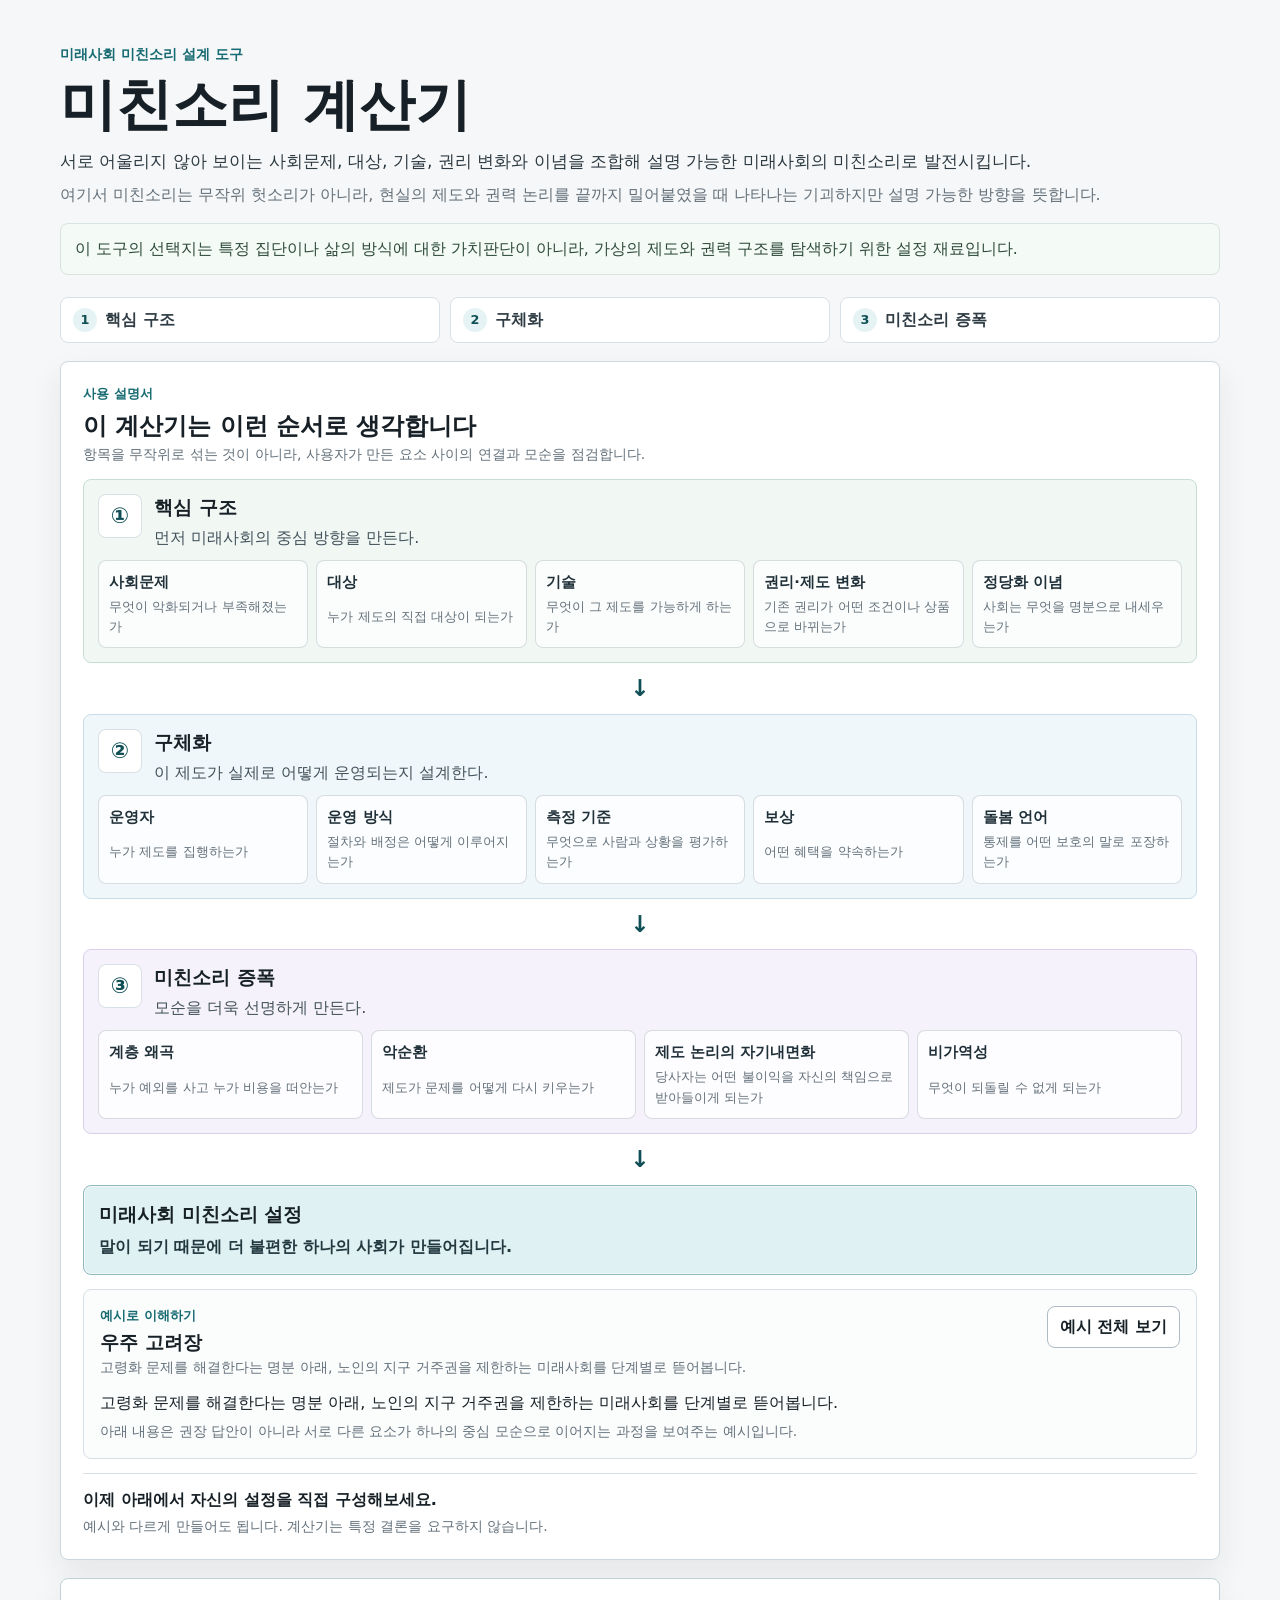
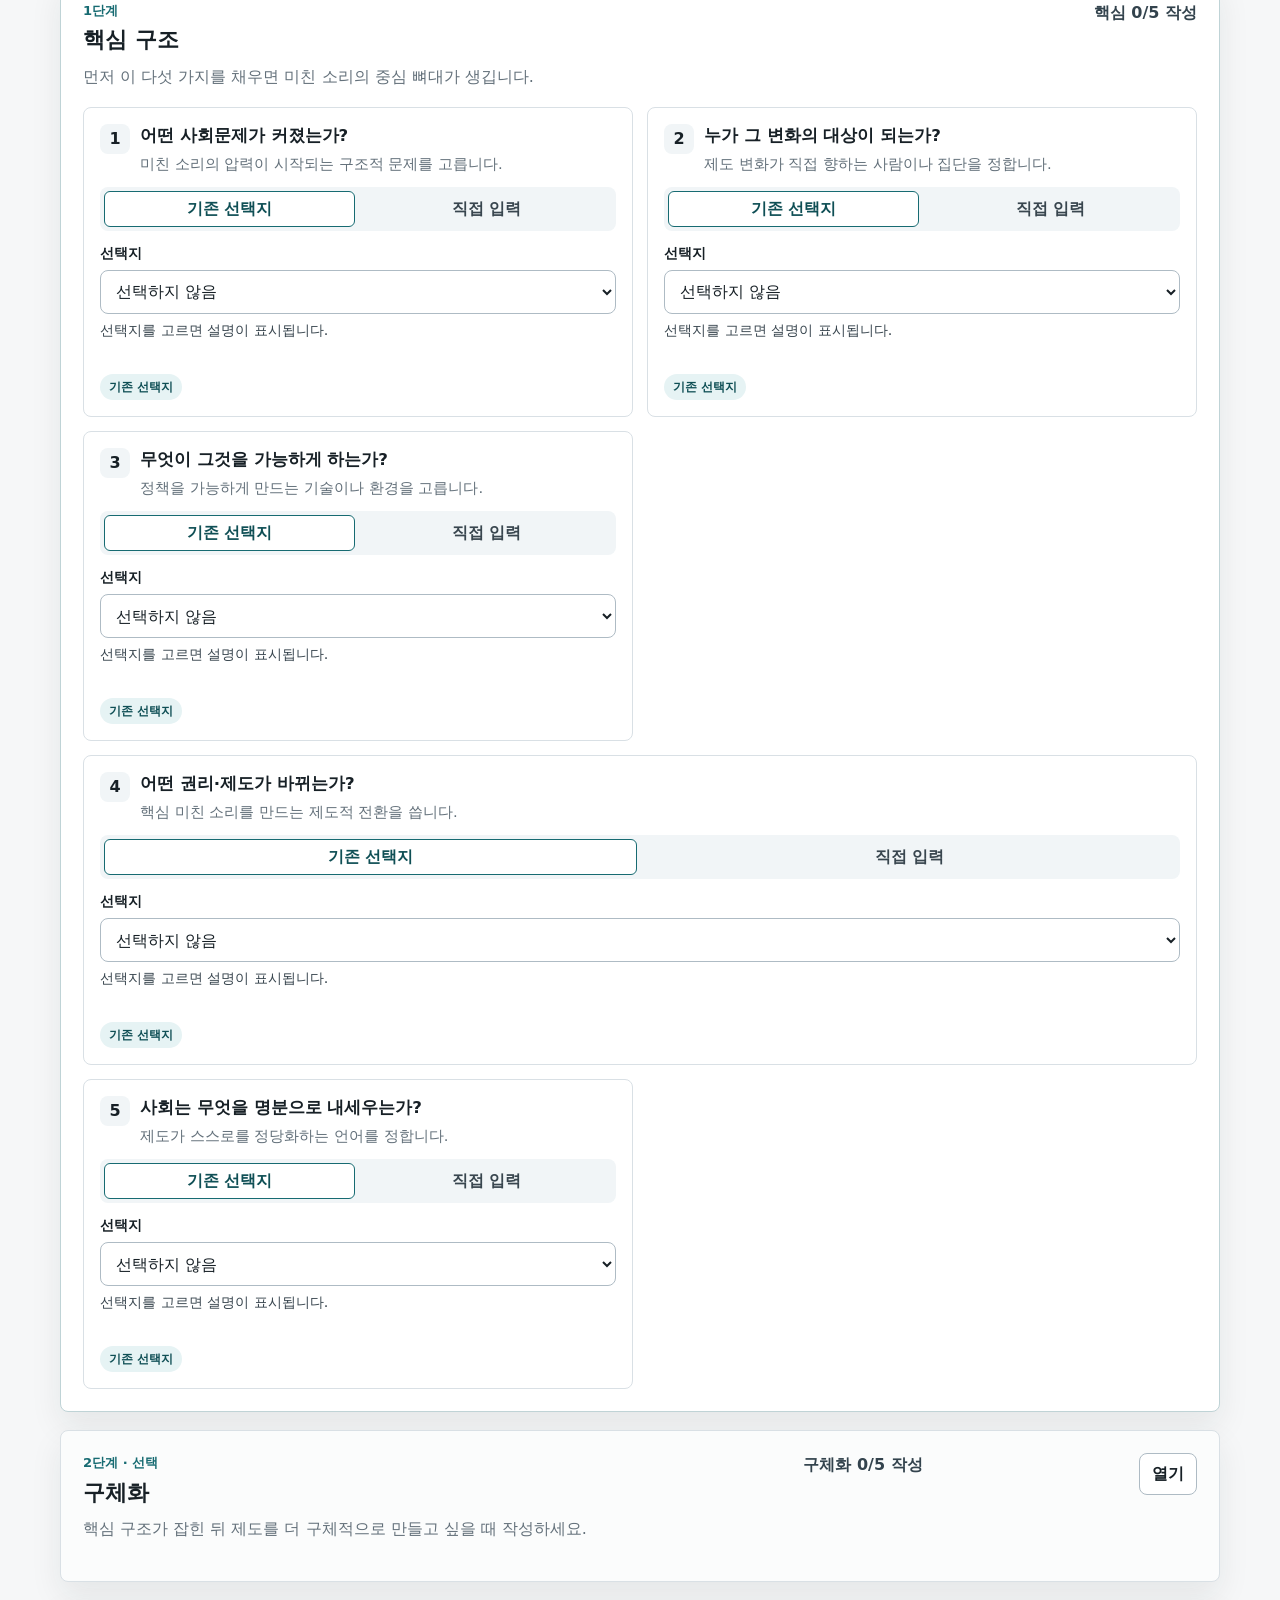
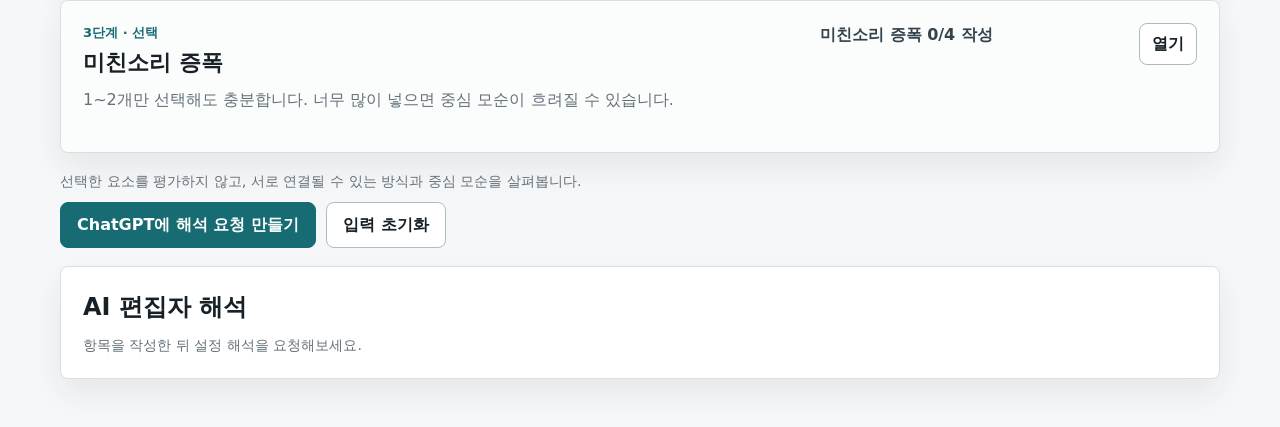
<file: deploy-static/index.html>
<!doctype html>
<html lang="ko">
  <head>
    <meta charset="UTF-8" />
    <meta name="viewport" content="width=device-width, initial-scale=1.0" />
    <title>미친소리 계산기</title>
    <link rel="stylesheet" href="styles.css" />
    <script type="module" src="js/app.js"></script>
  </head>
  <body>
    <header class="site-header">
      <div class="page-shell">
        <p class="eyebrow">미래사회 미친소리 설계 도구</p>
        <h1>미친소리 계산기</h1>
        <p class="lead">
          서로 어울리지 않아 보이는 사회문제, 대상, 기술, 권리 변화와 이념을 조합해
          설명 가능한 미래사회의 미친소리로 발전시킵니다.
        </p>
        <p class="support">
          여기서 미친소리는 무작위 헛소리가 아니라, 현실의 제도와 권력 논리를 끝까지
          밀어붙였을 때 나타나는 기괴하지만 설명 가능한 방향을 뜻합니다.
        </p>
        <p class="ethics-note">
          이 도구의 선택지는 특정 집단이나 삶의 방식에 대한 가치판단이 아니라, 가상의 제도와 권력 구조를
          탐색하기 위한 설정 재료입니다.
        </p>
      </div>
    </header>

    <main class="page-shell">
      <nav class="step-guide" aria-label="작성 단계">
        <ol>
          <li><span>1</span>핵심 구조</li>
          <li><span>2</span>구체화</li>
          <li><span>3</span>미친소리 증폭</li>
        </ol>
      </nav>

      <div id="app-root" class="app-root"></div>
    </main>
  </body>
</html>
</file>
<file: deploy-static/styles.css>
:root {
  --bg: #f6f7f8;
  --surface: #ffffff;
  --surface-soft: #f1f5f7;
  --surface-warm: #f7f2ea;
  --text: #172026;
  --muted: #64717b;
  --line: #d9e0e5;
  --line-strong: #aebbc4;
  --accent: #176b72;
  --accent-strong: #0f4f55;
  --accent-soft: #e6f3f4;
  --warning: #9a5b16;
  --warning-bg: #fff5df;
  --info: #315f8c;
  --info-bg: #eaf3fb;
  --danger: #a33d3d;
  --danger-bg: #fff0f0;
  --ok: #2e6f4e;
  --ok-bg: #edf8f1;
  --shadow: 0 14px 32px rgba(23, 32, 38, 0.08);
}

* {
  box-sizing: border-box;
}

body {
  margin: 0;
  background: var(--bg);
  color: var(--text);
  font-family: "Pretendard", "Apple SD Gothic Neo", "Malgun Gothic", system-ui, sans-serif;
  line-height: 1.5;
}

button,
select,
textarea {
  font: inherit;
}

button {
  cursor: pointer;
}

.page-shell {
  width: min(1160px, calc(100% - 32px));
  margin: 0 auto;
}

.site-header {
  padding: 44px 0 22px;
}

.eyebrow {
  margin: 0 0 8px;
  color: var(--accent);
  font-size: 0.9rem;
  font-weight: 800;
}

.site-header h1 {
  margin: 0;
  font-size: clamp(2rem, 5vw, 3.5rem);
  line-height: 1.1;
}

.lead {
  width: 100%;
  max-width: 1160px;
  margin: 14px 0 0;
  color: #2d3a42;
  font-size: 1.08rem;
}

.support {
  width: 100%;
  max-width: 1160px;
  margin: 8px 0 0;
  color: var(--muted);
}

.ethics-note {
  width: 100%;
  max-width: 1160px;
  margin: 16px 0 0;
  padding: 12px 14px;
  border: 1px solid #d8e4de;
  border-radius: 8px;
  background: #f4faf6;
  color: #2f4b3b;
  font-size: 0.98rem;
  line-height: 1.65;
}

.step-guide {
  margin: 0 0 18px;
}

.step-guide ol {
  display: grid;
  grid-template-columns: repeat(3, minmax(0, 1fr));
  gap: 10px;
  padding: 0;
  margin: 0;
  list-style: none;
}

.step-guide li {
  display: flex;
  align-items: center;
  gap: 8px;
  min-height: 44px;
  padding: 10px 12px;
  border: 1px solid var(--line);
  border-radius: 8px;
  background: var(--surface);
  color: #2f3c44;
  font-weight: 700;
}

.step-guide span {
  display: inline-grid;
  width: 24px;
  height: 24px;
  place-items: center;
  border-radius: 50%;
  background: var(--accent-soft);
  color: var(--accent-strong);
  font-size: 0.8rem;
}

.app-root {
  display: grid;
  gap: 18px;
  padding-bottom: 48px;
}

.onboarding-panel {
  display: grid;
  gap: 14px;
  border: 1px solid #ccd8dd;
  border-radius: 8px;
  background: var(--surface);
  box-shadow: var(--shadow);
  padding: 22px;
}

.onboarding-intro {
  max-width: 820px;
}

.onboarding-intro h2,
.example-header h3 {
  margin: 0;
}

.process-flow {
  display: grid;
  gap: 8px;
}

.process-step {
  display: grid;
  gap: 10px;
  border: 1px solid var(--line);
  border-radius: 8px;
  padding: 14px;
}

.process-step--core {
  border-color: #c7ddd4;
  background: #f1f8f4;
}

.process-step--detail {
  border-color: #c8dbe8;
  background: #f0f7fb;
}

.process-step--amplifier {
  border-color: #d9d0e8;
  background: #f6f2fb;
}

.process-step-header {
  display: grid;
  grid-template-columns: auto 1fr;
  gap: 12px;
  align-items: start;
}

.process-step-number {
  display: inline-grid;
  width: 44px;
  height: 44px;
  place-items: center;
  border-radius: 8px;
  background: var(--surface);
  color: var(--accent-strong);
  font-size: 1.35rem;
  font-weight: 900;
  box-shadow: inset 0 0 0 1px var(--line);
}

.process-step h3,
.process-result-card h3 {
  margin: 0;
}

.process-step-header p {
  margin: 4px 0 0;
  color: #43525b;
}

.process-card-grid {
  display: grid;
  grid-template-columns: repeat(5, minmax(0, 1fr));
  gap: 8px;
}

.process-step--amplifier .process-card-grid {
  grid-template-columns: repeat(4, minmax(0, 1fr));
}

.process-card {
  display: grid;
  gap: 4px;
  min-height: 64px;
  border: 1px solid rgba(120, 137, 148, 0.28);
  border-radius: 8px;
  background: rgba(255, 255, 255, 0.72);
  padding: 10px;
}

.process-card strong {
  color: #203039;
  font-size: 0.92rem;
}

.process-card span {
  color: var(--muted);
  font-size: 0.84rem;
}

.process-arrow {
  display: grid;
  place-items: center;
  min-height: 20px;
  color: var(--accent-strong);
  font-size: 1.45rem;
  font-weight: 900;
}

.process-result-card {
  display: grid;
  gap: 6px;
  border: 1px solid #8fb9bd;
  border-radius: 8px;
  background: #dff1f2;
  padding: 15px;
  box-shadow: inset 0 0 0 1px rgba(255, 255, 255, 0.55);
}

.process-result-card p {
  max-width: 840px;
  margin: 0;
  color: #233940;
  font-weight: 700;
}

.example-panel {
  display: grid;
  gap: 12px;
  border: 1px solid var(--line);
  border-radius: 8px;
  background: #fbfcfc;
  padding: 16px;
}

.example-header {
  display: flex;
  justify-content: space-between;
  gap: 16px;
  align-items: flex-start;
}

.example-toggle {
  min-height: 38px;
  min-width: max-content;
  border: 1px solid var(--line-strong);
  border-radius: 8px;
  background: var(--surface);
  color: var(--text);
  padding: 8px 12px;
  font-weight: 800;
}

.example-collapsed-summary {
  display: grid;
  gap: 6px;
  max-width: 860px;
}

.example-collapsed-summary p {
  margin: 0;
}

.example-details {
  display: grid;
  gap: 12px;
}

.example-tutorial {
  border-top: 1px solid var(--line);
  padding-top: 12px;
}

.tutorial-step {
  display: grid;
  gap: 12px;
  border: 1px solid var(--line);
  border-radius: 8px;
  background: var(--surface);
  padding: 15px;
}

.tutorial-step--core {
  border-color: #c7ddd4;
  background: #f1f8f4;
}

.tutorial-step--detail {
  border-color: #c8dbe8;
  background: #f0f7fb;
}

.tutorial-step--amplifier {
  border-color: #d9d0e8;
  background: #f6f2fb;
}

.tutorial-step h4 {
  margin: 0;
}

.tutorial-step-description {
  margin: 0;
  color: #43525b;
}

.tutorial-choice-list {
  display: grid;
  gap: 8px;
}

.tutorial-choice {
  display: grid;
  grid-template-columns: minmax(96px, 0.22fr) minmax(160px, 0.34fr) 1fr;
  gap: 8px;
  align-items: start;
  border: 1px solid rgba(120, 137, 148, 0.24);
  border-radius: 8px;
  background: rgba(255, 255, 255, 0.72);
  padding: 10px;
}

.tutorial-choice-label {
  color: var(--accent-strong);
  font-size: 0.86rem;
  font-weight: 900;
}

.tutorial-choice-value {
  color: #203039;
  font-weight: 800;
}

.tutorial-choice-reason {
  color: var(--muted);
}

.tutorial-step-output {
  border-left: 4px solid var(--accent);
  background: rgba(255, 255, 255, 0.72);
  padding: 10px 12px;
}

.tutorial-step-output p {
  margin: 4px 0 0;
}

.tutorial-final-result {
  display: grid;
  gap: 12px;
  border: 1px solid #8fb9bd;
  border-radius: 8px;
  background: #dff1f2;
  padding: 16px;
}

.tutorial-final-result h4,
.tutorial-final-result p {
  margin: 0;
}

.tutorial-final-summary {
  display: grid;
  gap: 8px;
}

.tutorial-final-summary .tutorial-choice {
  grid-template-columns: minmax(112px, 0.24fr) 1fr;
}

.transition-to-form {
  display: grid;
  gap: 4px;
  border-top: 1px solid var(--line);
  padding-top: 14px;
}

.transition-to-form p {
  margin: 0;
  font-weight: 800;
}

.transition-to-form .help-text {
  font-weight: 400;
}

.section-panel {
  border: 1px solid var(--line);
  border-radius: 8px;
  background: var(--surface);
  box-shadow: var(--shadow);
  padding: 22px;
}

.section-panel--core {
  border-color: #bfd3d6;
}

.section-panel--optional {
  background: #fbfcfc;
}

.section-header {
  display: flex;
  align-items: flex-start;
  justify-content: space-between;
  gap: 16px;
  margin-bottom: 18px;
}

.section-kicker {
  margin: 0 0 4px;
  color: var(--accent);
  font-size: 0.82rem;
  font-weight: 800;
}

.section-header h2 {
  margin: 0;
  font-size: 1.35rem;
}

.section-description {
  max-width: 760px;
  margin: 8px 0 0;
  color: var(--muted);
}

.section-progress {
  min-width: max-content;
  color: #33434d;
  font-weight: 800;
}

.section-toggle {
  min-height: 38px;
  border: 1px solid var(--line-strong);
  border-radius: 8px;
  background: var(--surface);
  color: var(--text);
  padding: 8px 12px;
  font-weight: 800;
}

.input-grid {
  display: grid;
  grid-template-columns: repeat(2, minmax(0, 1fr));
  gap: 14px;
}

.input-card {
  display: grid;
  gap: 12px;
  border: 1px solid var(--line);
  border-radius: 8px;
  background: var(--surface);
  padding: 16px;
}

.input-card--wide {
  grid-column: 1 / -1;
}

.input-card--missing {
  border-color: #c75d5d;
  background: #fffafa;
}

.card-heading {
  display: grid;
  grid-template-columns: auto 1fr;
  gap: 10px;
}

.card-number {
  display: inline-grid;
  width: 30px;
  height: 30px;
  place-items: center;
  border-radius: 8px;
  background: var(--surface-soft);
  font-weight: 900;
}

.input-card h3 {
  margin: 0;
  font-size: 1.04rem;
}

.card-description {
  margin: 4px 0 0;
  color: var(--muted);
  font-size: 0.92rem;
}

.mode-toggle {
  display: grid;
  grid-template-columns: 1fr 1fr;
  gap: 6px;
  padding: 4px;
  border-radius: 8px;
  background: var(--surface-soft);
}

.mode-toggle button {
  min-height: 36px;
  border: 1px solid transparent;
  border-radius: 6px;
  background: transparent;
  color: #39464f;
  font-weight: 800;
}

.mode-toggle .mode-toggle--active {
  border-color: var(--accent);
  background: var(--surface);
  color: var(--accent-strong);
}

.field-group {
  display: grid;
  gap: 6px;
}

.field-group label {
  font-size: 0.88rem;
  font-weight: 800;
}

select,
textarea {
  width: 100%;
  min-height: 44px;
  border: 1px solid var(--line-strong);
  border-radius: 8px;
  background: var(--surface);
  color: var(--text);
  padding: 10px 11px;
}

select {
  cursor: pointer;
  line-height: 1.4;
}

textarea {
  min-height: 86px;
  resize: vertical;
}

select:focus-visible,
textarea:focus-visible,
button:focus-visible {
  outline: 3px solid rgba(23, 107, 114, 0.24);
  outline-offset: 2px;
}

.help-text {
  margin: 0;
  color: var(--muted);
  font-size: 0.88rem;
}

.option-description {
  min-height: 42px;
  margin: 0;
  color: #39464f;
  font-size: 0.9rem;
}

.tag-list {
  display: flex;
  flex-wrap: wrap;
  gap: 6px;
  min-height: 26px;
}

.tag-pill {
  display: inline-flex;
  align-items: center;
  min-height: 24px;
  border: 1px solid #ccd7dd;
  border-radius: 999px;
  background: var(--surface-soft);
  padding: 2px 8px;
  color: #34424a;
  font-size: 0.78rem;
}

.status-row {
  display: flex;
  flex-wrap: wrap;
  gap: 8px;
  align-items: center;
}

.status-badge {
  display: inline-flex;
  align-items: center;
  min-height: 26px;
  border-radius: 999px;
  padding: 3px 9px;
  font-size: 0.78rem;
  font-weight: 800;
}

.status-badge--preset {
  background: var(--accent-soft);
  color: var(--accent-strong);
}

.status-badge--custom {
  background: var(--surface-warm);
  color: #725017;
}

.message {
  margin: 0;
  border-radius: 8px;
  padding: 9px 10px;
  font-size: 0.9rem;
}

.message--warning {
  background: var(--warning-bg);
  color: var(--warning);
}

.message--info {
  background: var(--info-bg);
  color: var(--info);
}

.message--danger {
  background: var(--danger-bg);
  color: var(--danger);
}

.action-row {
  display: flex;
  flex-wrap: wrap;
  gap: 10px;
  align-items: center;
}

.action-help {
  flex-basis: 100%;
  margin: 0;
  color: var(--muted);
  font-size: 0.9rem;
}

.primary-button,
.secondary-button {
  min-height: 44px;
  border-radius: 8px;
  padding: 10px 16px;
  font-weight: 900;
}

.primary-button {
  border: 1px solid var(--accent);
  background: var(--accent);
  color: #fff;
}

.primary-button:hover,
.primary-button:focus-visible {
  background: var(--accent-strong);
}

.secondary-button {
  border: 1px solid var(--line-strong);
  background: var(--surface);
  color: var(--text);
}

.result-panel {
  border: 1px solid var(--line);
  border-radius: 8px;
  background: var(--surface);
  box-shadow: var(--shadow);
  padding: 22px;
}

.result-panel h2 {
  margin: 0 0 10px;
}

.interpretation-panel {
  display: grid;
  gap: 14px;
  margin-bottom: 16px;
}

.result-compact {
  gap: 12px;
  margin-bottom: 0;
}

.result-headline,
.result-priority,
.result-thesis {
  border: 1px solid var(--line);
  border-radius: 8px;
  background: var(--surface);
  padding: 14px;
}

.result-headline {
  border-color: #aacdd1;
  background: #e7f4f5;
}

.result-headline h3,
.result-priority h3,
.result-thesis h3 {
  margin: 0 0 8px;
  color: var(--muted);
  font-size: 0.86rem;
  font-weight: 900;
}

.result-headline p {
  margin: 0;
  color: #173f45;
  font-size: 1.16rem;
  font-weight: 900;
}

.result-priority {
  border-left: 4px solid var(--accent);
  background: #f7fbfb;
}

.result-priority strong {
  display: block;
  margin-bottom: 6px;
  color: #173f45;
}

.result-priority p,
.result-thesis p {
  margin: 0;
}

.result-priority p + p,
.result-thesis p + p {
  margin-top: 8px;
}

.result-thesis-body {
  display: flex;
  gap: 10px;
  align-items: flex-start;
}

.result-details-toggle {
  width: fit-content;
  min-height: 40px;
  border: 1px solid var(--accent);
  border-radius: 8px;
  background: var(--surface);
  color: var(--accent-strong);
  padding: 8px 13px;
  font-weight: 900;
}

.result-details-toggle:hover,
.result-details-toggle:focus-visible {
  background: var(--accent-soft);
}

.result-details {
  display: grid;
  gap: 10px;
  border-top: 1px solid var(--line);
  padding-top: 12px;
}

.compact-insight,
.compact-diagnosis-list,
.compact-selection-summary {
  display: grid;
  gap: 8px;
}

.compact-diagnosis-list {
  border: 1px solid var(--line);
  border-radius: 8px;
  background: #fbfcfc;
  padding: 12px;
}

.compact-diagnosis-list > h3,
.compact-selection-summary > h3 {
  margin: 0;
  font-size: 0.98rem;
}

.compact-more {
  margin: 8px 0 0;
  color: var(--muted);
  font-size: 0.86rem;
  font-weight: 800;
}

.compact-metrics {
  display: grid;
  grid-template-columns: repeat(4, minmax(0, 1fr));
  gap: 8px;
}

.compact-summary-group {
  border: 1px solid var(--line);
  border-radius: 8px;
  background: var(--surface);
  padding: 10px 12px;
}

.compact-summary-group summary {
  cursor: pointer;
  font-weight: 900;
}

.compact-summary-group .summary-items {
  margin-top: 8px;
}

.interpretation-headline {
  margin: 0;
  border: 1px solid #aacdd1;
  border-radius: 8px;
  background: #e7f4f5;
  padding: 14px 15px;
  color: #173f45;
  font-size: 1.18rem;
  font-weight: 900;
}

.interpretation-panel--encouraging .interpretation-headline {
  border-color: #abd1ba;
  background: var(--ok-bg);
  color: #1f573b;
}

.interpretation-panel--exploratory .interpretation-headline {
  border-color: #b8cde0;
  background: var(--info-bg);
  color: #234e77;
}

.interpretation-panel--caution .interpretation-headline {
  border-color: #e0c187;
  background: var(--warning-bg);
  color: var(--warning);
}

.interpretation-overview,
.priority-insight,
.diagnosis-card,
.pair-insight-list,
.reflection-questions,
.supporting-metrics {
  border: 1px solid var(--line);
  border-radius: 8px;
  background: var(--surface);
  padding: 14px;
}

.interpretation-overview h3,
.priority-insight h3,
.diagnosis-card h3,
.pair-insight-list h3,
.reflection-questions h3,
.supporting-metrics h3 {
  margin: 0 0 8px;
  font-size: 0.98rem;
}

.interpretation-overview p,
.priority-insight p,
.diagnosis-message,
.diagnosis-reason,
.diagnosis-suggestion {
  margin: 0;
}

.interpretation-overview {
  background: #fbfcfc;
}

.priority-insight {
  border-left: 4px solid var(--accent);
  background: #f4faf9;
}

.priority-insight p {
  color: #263942;
  font-weight: 700;
}

.diagnosis-grid {
  display: grid;
  grid-template-columns: repeat(2, minmax(0, 1fr));
  gap: 12px;
}

.diagnosis-card {
  display: grid;
  gap: 8px;
}

.diagnosis-card--compact {
  gap: 6px;
  padding: 10px;
}

.diagnosis-card--compact h3 {
  margin-bottom: 0;
}

.diagnosis-card--compact .diagnosis-message,
.diagnosis-card--compact .diagnosis-suggestion {
  font-size: 0.9rem;
}

.diagnosis-status {
  width: fit-content;
  border-radius: 999px;
  padding: 3px 9px;
  font-size: 0.78rem;
  font-weight: 900;
}

.diagnosis-card--strong .diagnosis-status,
.diagnosis-card--workable .diagnosis-status {
  background: var(--ok-bg);
  color: var(--ok);
}

.diagnosis-card--needs-detail .diagnosis-status,
.diagnosis-card--caution .diagnosis-status {
  background: var(--warning-bg);
  color: var(--warning);
}

.diagnosis-card--uncertain .diagnosis-status,
.diagnosis-card--missing .diagnosis-status {
  background: var(--info-bg);
  color: var(--info);
}

.diagnosis-message {
  color: #263942;
}

.diagnosis-reason {
  color: var(--muted);
  font-size: 0.9rem;
}

.diagnosis-suggestion {
  border-left: 3px solid var(--line-strong);
  padding-left: 9px;
  color: #33434d;
  font-size: 0.92rem;
}

.diagnosis-questions ul,
.interpretation-overview ul,
.pair-insight-list ul,
.reflection-questions ol {
  margin: 0;
  padding-left: 18px;
}

.diagnosis-questions li + li,
.interpretation-overview li + li,
.pair-insight-list li + li,
.reflection-questions li + li {
  margin-top: 6px;
}

.pair-insight-list.strength-list {
  background: var(--ok-bg);
}

.pair-insight-list.weakness-list {
  background: var(--warning-bg);
}

.pair-insight-list.uncertain-list {
  background: var(--info-bg);
}

.reflection-questions {
  background: #fbfcfc;
}

.result-summary {
  display: grid;
  gap: 14px;
}

.result-headline {
  margin: 0;
  font-size: 1.18rem;
  font-weight: 900;
}

.metric-grid {
  display: grid;
  grid-template-columns: repeat(4, minmax(0, 1fr));
  gap: 10px;
}

.metric-row {
  border: 1px solid var(--line);
  border-radius: 8px;
  background: var(--surface-soft);
  padding: 12px;
}

.metric-row span {
  display: block;
  color: var(--muted);
  font-size: 0.8rem;
  font-weight: 800;
}

.metric-row strong {
  display: block;
  margin-top: 4px;
  font-size: 1.05rem;
}

.stale-result-notice,
.stale-ai-notice {
  margin: 0;
  border-left: 4px solid var(--warning);
  background: var(--warning-bg);
  color: var(--warning);
  padding: 10px 12px;
}

.ai-result-panel {
  display: grid;
  gap: 12px;
}

.ai-result-status {
  display: flex;
  flex-wrap: wrap;
  gap: 8px;
}

.ai-status-badge,
.user-element-badge,
.ai-suggestion-badge,
.ai-assumption-badge {
  display: inline-flex;
  align-items: center;
  width: fit-content;
  min-height: 26px;
  border-radius: 999px;
  padding: 3px 9px;
  font-size: 0.78rem;
  font-weight: 900;
}

.ai-status-badge--mock {
  background: var(--info-bg);
  color: var(--info);
}

.ai-status-badge--success {
  background: var(--ok-bg);
  color: var(--ok);
}

.ai-status-badge--fallback {
  background: var(--warning-bg);
  color: var(--warning);
}

.ai-status-badge--loading {
  background: #eef2ff;
  color: #3949ab;
}

.ai-status-badge--brief,
.ai-status-badge--manual {
  background: #eef8f1;
  color: #23613a;
}

.ai-error-note {
  color: var(--warning);
  font-size: 0.82rem;
  font-weight: 800;
}

.manual-chatgpt-panel {
  display: grid;
  gap: 14px;
  border: 1px solid var(--line);
  border-radius: 8px;
  background: var(--surface);
  padding: 14px;
}

.manual-brief-intro {
  display: grid;
  gap: 8px;
}

.manual-brief-intro h3,
.manual-response-panel h3 {
  margin: 0;
}

.manual-brief-facts {
  display: grid;
  grid-template-columns: repeat(3, minmax(0, 1fr));
  gap: 10px;
}

.manual-brief-group,
.manual-brief-list,
.manual-response-panel {
  border: 1px solid var(--line);
  border-radius: 8px;
  background: var(--surface-soft);
  padding: 12px;
}

.manual-brief-group h4,
.manual-brief-list h4 {
  margin: 0 0 8px;
}

.manual-brief-group ul,
.manual-brief-list ul,
.manual-chatgpt-guide {
  margin: 0;
  padding-left: 18px;
}

.manual-copy-actions {
  display: flex;
  flex-wrap: wrap;
  gap: 8px;
  align-items: center;
}

.manual-copy-fallback,
.manual-response-textarea {
  width: 100%;
  min-height: 160px;
  font-family: ui-monospace, SFMono-Regular, Consolas, monospace;
}

.manual-response-panel {
  display: grid;
  gap: 10px;
}

.axis-finder-panel {
  display: grid;
  gap: 14px;
}

.axis-finder-panel > h3 {
  margin: 0;
}

.axis-overview,
.axis-editor-note {
  margin: 0;
  color: var(--muted);
}

.axis-card-grid {
  display: grid;
  grid-template-columns: repeat(3, minmax(0, 1fr));
  gap: 12px;
}

.axis-card {
  display: grid;
  gap: 10px;
  border: 1px solid var(--line);
  border-radius: 8px;
  background: var(--surface);
  padding: 14px;
}

.axis-card--selected {
  border-color: var(--accent);
  box-shadow: 0 0 0 3px rgba(23, 107, 114, 0.12);
}

.axis-card h4,
.axis-card h5,
.axis-card p {
  margin: 0;
}

.axis-card h5 {
  color: var(--muted);
  font-size: 0.82rem;
}

.axis-core-insight {
  font-weight: 900;
}

.axis-contradiction {
  border-left: 4px solid var(--accent);
  padding-left: 10px;
}

.axis-elements {
  display: grid;
  gap: 6px;
}

.axis-element-badges {
  display: flex;
  flex-wrap: wrap;
  gap: 6px;
}

.axis-used-badge,
.axis-deferred-badge,
.axis-assumption-badge {
  display: inline-flex;
  align-items: center;
  border-radius: 999px;
  padding: 3px 9px;
  font-size: 0.78rem;
  font-weight: 800;
}

.axis-used-badge {
  background: var(--accent-soft);
  color: var(--accent-strong);
}

.axis-deferred-badge {
  background: #f2f4f5;
  color: #4b5961;
}

.axis-assumption-badge {
  background: var(--surface-warm);
  color: #725017;
}

.axis-bridge,
.axis-why,
.axis-question {
  color: var(--muted);
  font-size: 0.92rem;
}

.axis-question {
  font-weight: 900;
}

.axis-unresolved {
  border: 1px dashed var(--line-strong);
  border-radius: 8px;
  background: var(--surface-soft);
  padding: 12px;
}

.axis-unresolved summary {
  cursor: pointer;
  font-weight: 900;
}

.axis-detail-panel {
  display: grid;
  gap: 12px;
  border: 1px solid var(--line-strong);
  border-radius: 8px;
  background: var(--surface-soft);
  padding: 14px;
}

.axis-detail-panel h3,
.axis-detail-panel h4,
.axis-detail-panel h5,
.axis-detail-panel p {
  margin: 0;
}

.axis-detail-summary {
  display: grid;
  gap: 10px;
  border: 1px solid var(--line);
  border-radius: 8px;
  background: var(--surface);
  padding: 12px;
}

.manual-response-label,
.axis-detail-label {
  display: grid;
  gap: 8px;
  font-weight: 900;
}

.axis-detail-response-textarea {
  min-height: 220px;
  font-weight: 500;
}

@media (max-width: 760px) {
  .lead,
  .support {
    max-width: 100%;
  }

  .ethics-note {
    max-width: 100%;
  }

  .manual-brief-facts {
    grid-template-columns: 1fr;
  }

  .axis-card-grid {
    grid-template-columns: 1fr;
  }
}

.ai-headline,
.ai-connection-reading,
.ai-central-contradiction,
.ai-setting-draft,
.ai-questions,
.ai-alternative-readings,
.ai-provenance-details,
.structure-info-panel,
.rule-context-summary {
  border: 1px solid var(--line);
  border-radius: 8px;
  background: var(--surface);
  padding: 14px;
}

.ai-headline {
  display: none;
}

.ai-headline h3,
.ai-connection-reading h3,
.ai-central-contradiction h3,
.ai-setting-draft h3,
.ai-questions h3,
.ai-alternative-readings h3,
.rule-context-summary h3 {
  margin: 0 0 8px;
  color: var(--muted);
  font-size: 0.9rem;
  font-weight: 900;
}

.ai-headline p {
  margin: 0;
  color: #173f45;
  font-size: 1.16rem;
  font-weight: 900;
}

.ai-connection-reading {
  border-left: 4px solid var(--accent);
  background: #f7fbfb;
}

.ai-main-reading {
  border-color: #aacdd1;
  background: #e7f4f5;
}

.ai-extra-details {
  border: 1px dashed var(--line-strong);
  border-radius: 8px;
  background: var(--surface-soft);
  padding: 12px;
}

.ai-extra-details summary {
  cursor: pointer;
  color: var(--accent-strong);
  font-weight: 900;
}

.ai-extra-details > section,
.ai-extra-details > p,
.ai-extra-details > details {
  margin-top: 12px;
}

.ai-central-contradiction {
  background: #fbfcfc;
}

.ai-contradiction-statement {
  color: #203039;
  font-weight: 900;
}

.ai-setting-draft {
  background: #fffdf8;
}

.ai-connection-reading p,
.ai-central-contradiction p,
.ai-setting-draft p,
.ai-provenance-note,
.rule-context-summary p {
  margin: 0;
}

.ai-central-contradiction p + p {
  margin-top: 8px;
  color: var(--muted);
}

.ai-questions ol,
.ai-alternative-readings ul,
.ai-provenance-group ul {
  margin: 0;
  padding-left: 18px;
}

.ai-questions li + li,
.ai-alternative-readings li + li,
.ai-provenance-group li + li {
  margin-top: 6px;
}

.ai-provenance-note {
  color: var(--muted);
  font-size: 0.9rem;
}

.ai-provenance-details summary {
  cursor: pointer;
  font-weight: 900;
}

.ai-provenance-group {
  display: grid;
  gap: 6px;
  margin-top: 10px;
}

.user-element-badge {
  background: var(--accent-soft);
  color: var(--accent-strong);
}

.ai-suggestion-badge {
  background: var(--ok-bg);
  color: var(--ok);
}

.ai-assumption-badge {
  background: var(--surface-warm);
  color: #725017;
}

.structure-info-toggle {
  width: fit-content;
  min-height: 40px;
  border: 1px solid var(--accent);
  border-radius: 8px;
  background: var(--surface);
  color: var(--accent-strong);
  padding: 8px 13px;
  font-weight: 900;
}

.structure-info-toggle:hover,
.structure-info-toggle:focus-visible {
  background: var(--accent-soft);
}

.structure-info-panel {
  display: grid;
  gap: 10px;
  background: #fbfcfc;
}

.result-columns {
  display: grid;
  grid-template-columns: repeat(3, minmax(0, 1fr));
  gap: 12px;
}

.result-list {
  border: 1px solid var(--line);
  border-radius: 8px;
  padding: 14px;
}

.result-list h3 {
  margin: 0 0 8px;
  font-size: 0.98rem;
}

.result-list ul {
  margin: 0;
  padding-left: 18px;
}

.result-list li + li {
  margin-top: 6px;
}

.strength-list {
  background: var(--ok-bg);
}

.weakness-list {
  background: var(--warning-bg);
}

.uncertain-list {
  background: var(--info-bg);
}

.selection-summary {
  display: grid;
  gap: 12px;
  border-top: 1px solid var(--line);
  padding-top: 14px;
}

.summary-group {
  display: grid;
  gap: 6px;
}

.summary-group h3 {
  margin: 0;
  font-size: 0.98rem;
}

.summary-items {
  display: grid;
  gap: 6px;
}

.summary-item {
  display: grid;
  grid-template-columns: minmax(110px, 0.32fr) 1fr auto;
  gap: 8px;
  align-items: baseline;
  border-bottom: 1px solid #edf1f3;
  padding-bottom: 6px;
}

.summary-item dt {
  color: var(--muted);
  font-weight: 800;
}

.summary-item dd {
  margin: 0;
}

[hidden] {
  display: none !important;
}

@media (max-width: 760px) {
  .page-shell {
    width: min(100% - 24px, 1160px);
  }

    .step-guide ol,
    .input-grid,
    .metric-grid,
    .compact-metrics,
    .result-columns,
    .diagnosis-grid,
    .process-card-grid,
  .process-step--amplifier .process-card-grid,
  .tutorial-choice,
  .tutorial-final-summary .tutorial-choice {
    grid-template-columns: 1fr;
  }

  .section-header,
  .example-header {
    display: grid;
  }

  .process-card {
    min-height: auto;
  }

  .summary-item {
    grid-template-columns: 1fr;
  }
}
</file>
